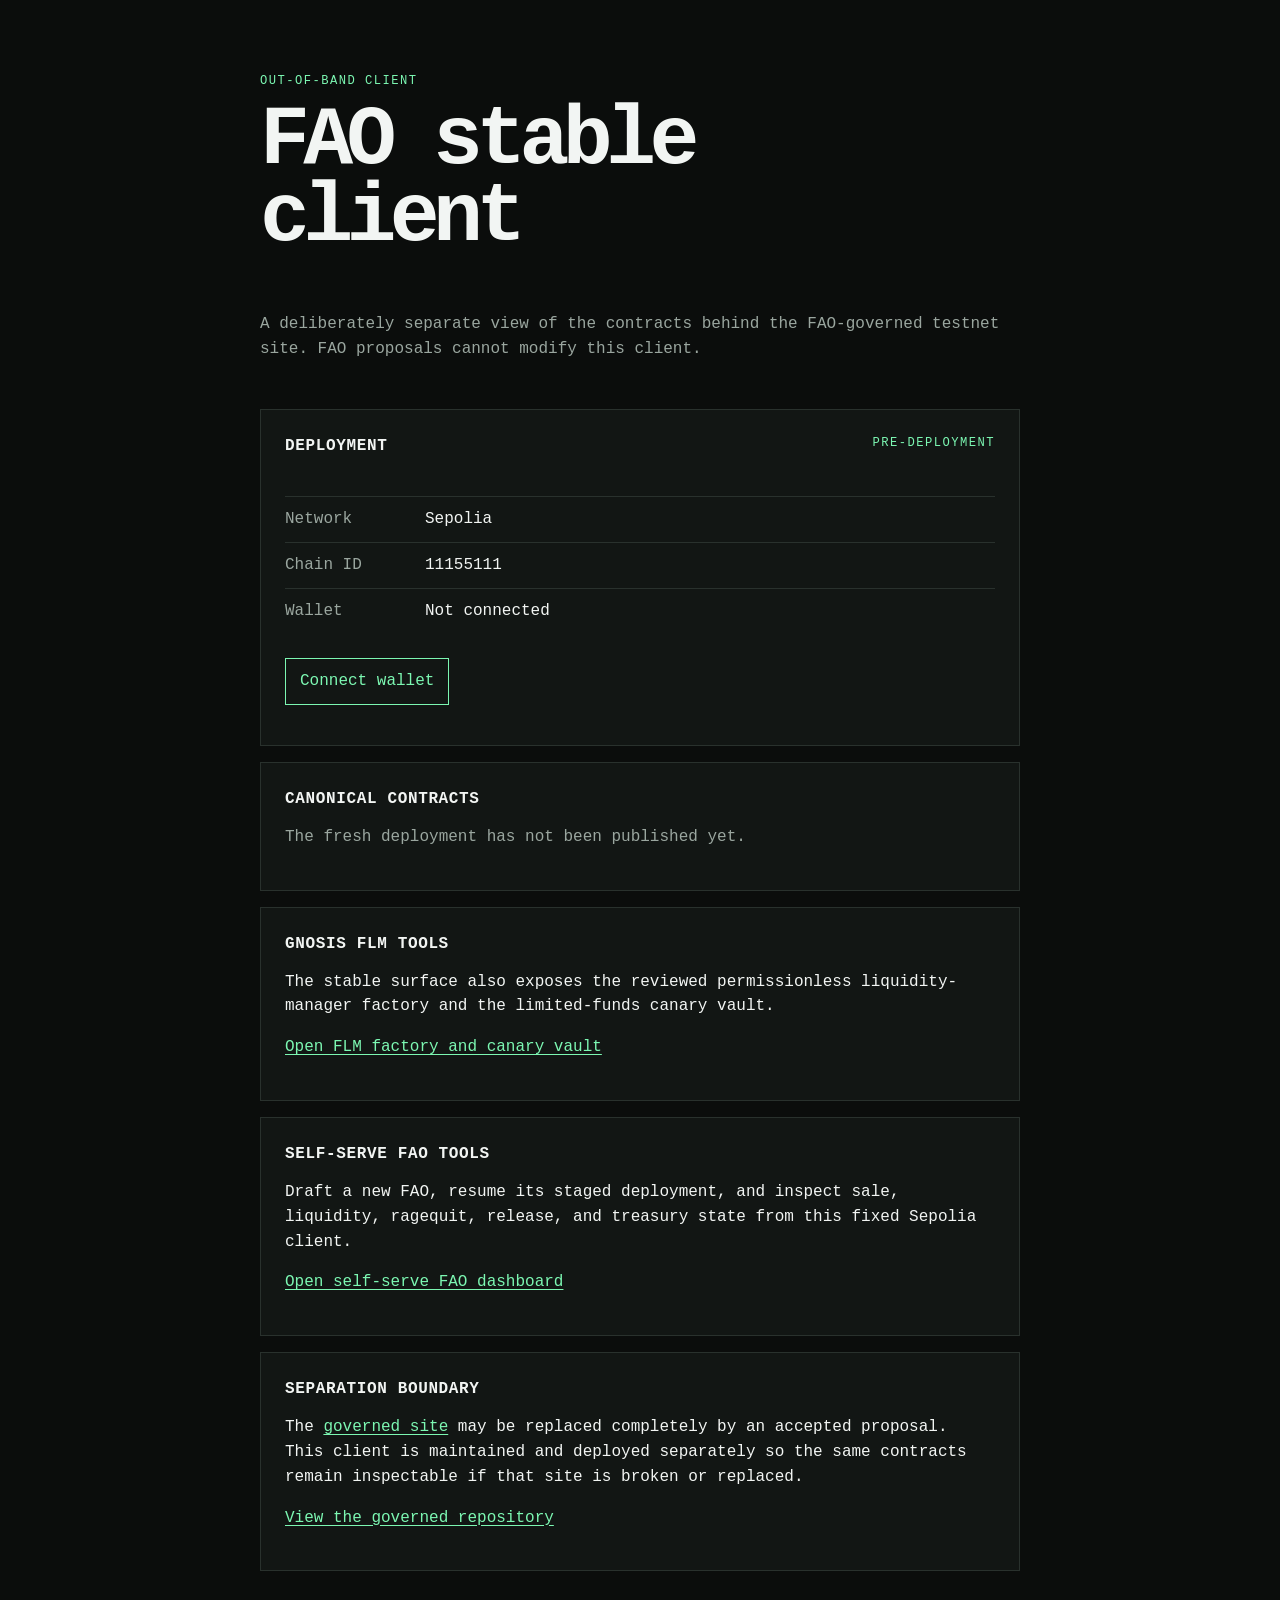
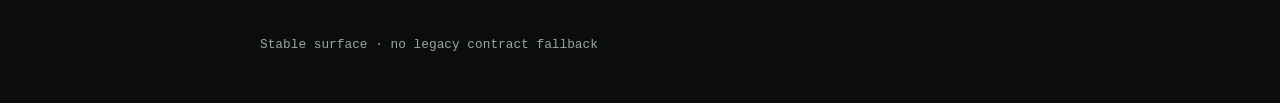
<file: index.html>
<!doctype html>
<html lang="en">
  <head>
    <meta charset="utf-8">
    <meta name="viewport" content="width=device-width, initial-scale=1">
    <meta name="description" content="Stable out-of-band inspector for the FAO testnet deployment.">
    <title>FAO stable client</title>
    <link rel="stylesheet" href="/styles.css">
    <script src="/app.js" type="module"></script>
  </head>
  <body>
    <main>
      <header>
        <p class="eyebrow">Out-of-band client</p>
        <h1>FAO stable client</h1>
        <p class="lede">
          A deliberately separate view of the contracts behind the FAO-governed testnet site.
          FAO proposals cannot modify this client.
        </p>
      </header>

      <section aria-labelledby="deployment-heading">
        <div class="section-heading">
          <h2 id="deployment-heading">Deployment</h2>
          <span id="deployment-status" class="status">Loading</span>
        </div>
        <dl id="network-details">
          <div><dt>Network</dt><dd id="network">—</dd></div>
          <div><dt>Chain ID</dt><dd id="chain-id">—</dd></div>
          <div><dt>Wallet</dt><dd id="wallet-state">Not connected</dd></div>
        </dl>
        <button id="connect" type="button">Connect wallet</button>
        <p id="wallet-message" class="message" role="status" aria-live="polite"></p>
      </section>

      <section aria-labelledby="contracts-heading">
        <h2 id="contracts-heading">Canonical contracts</h2>
        <p id="contracts-empty" class="message">The fresh deployment has not been published yet.</p>
        <ul id="contracts" class="contracts" hidden></ul>
      </section>

      <section aria-labelledby="flm-heading">
        <h2 id="flm-heading">Gnosis FLM tools</h2>
        <p>
          The stable surface also exposes the reviewed permissionless liquidity-manager factory
          and the limited-funds canary vault.
        </p>
        <p><a href="/flm.html">Open FLM factory and canary vault</a></p>
      </section>

      <section aria-labelledby="fao-heading">
        <h2 id="fao-heading">Self-serve FAO tools</h2>
        <p>
          Draft a new FAO, resume its staged deployment, and inspect sale, liquidity, ragequit,
          release, and treasury state from this fixed Sepolia client.
        </p>
        <p><a href="/fao.html">Open self-serve FAO dashboard</a></p>
      </section>

      <section aria-labelledby="separation-heading">
        <h2 id="separation-heading">Separation boundary</h2>
        <p>
          The <a id="governed-site" href="https://testnet.futarchy.ai">governed site</a> may be
          replaced completely by an accepted proposal. This client is maintained and deployed
          separately so the same contracts remain inspectable if that site is broken or replaced.
        </p>
        <p><a id="governed-repository" href="https://github.com/futarchy-fi/fao-governed-site">View the governed repository</a></p>
      </section>
    </main>
    <footer>Stable surface · no legacy contract fallback</footer>
  </body>
</html>
</file>
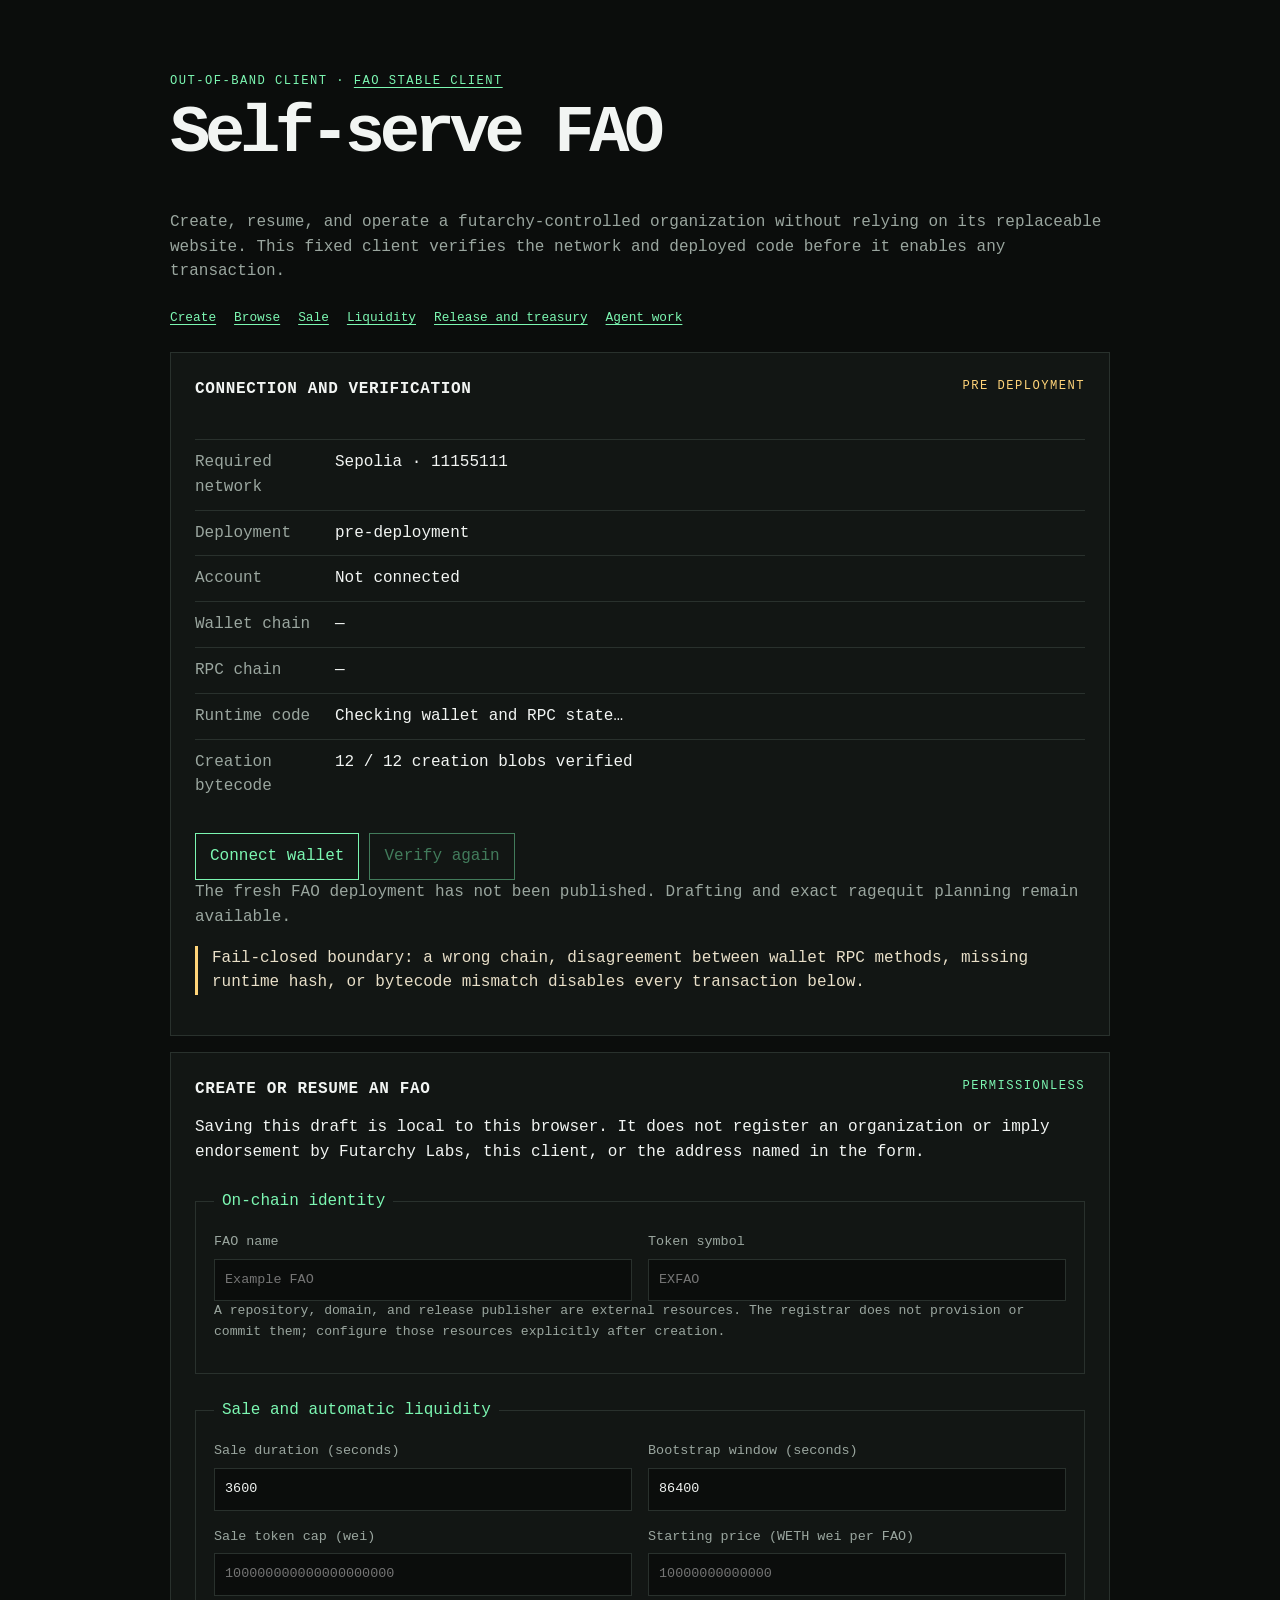
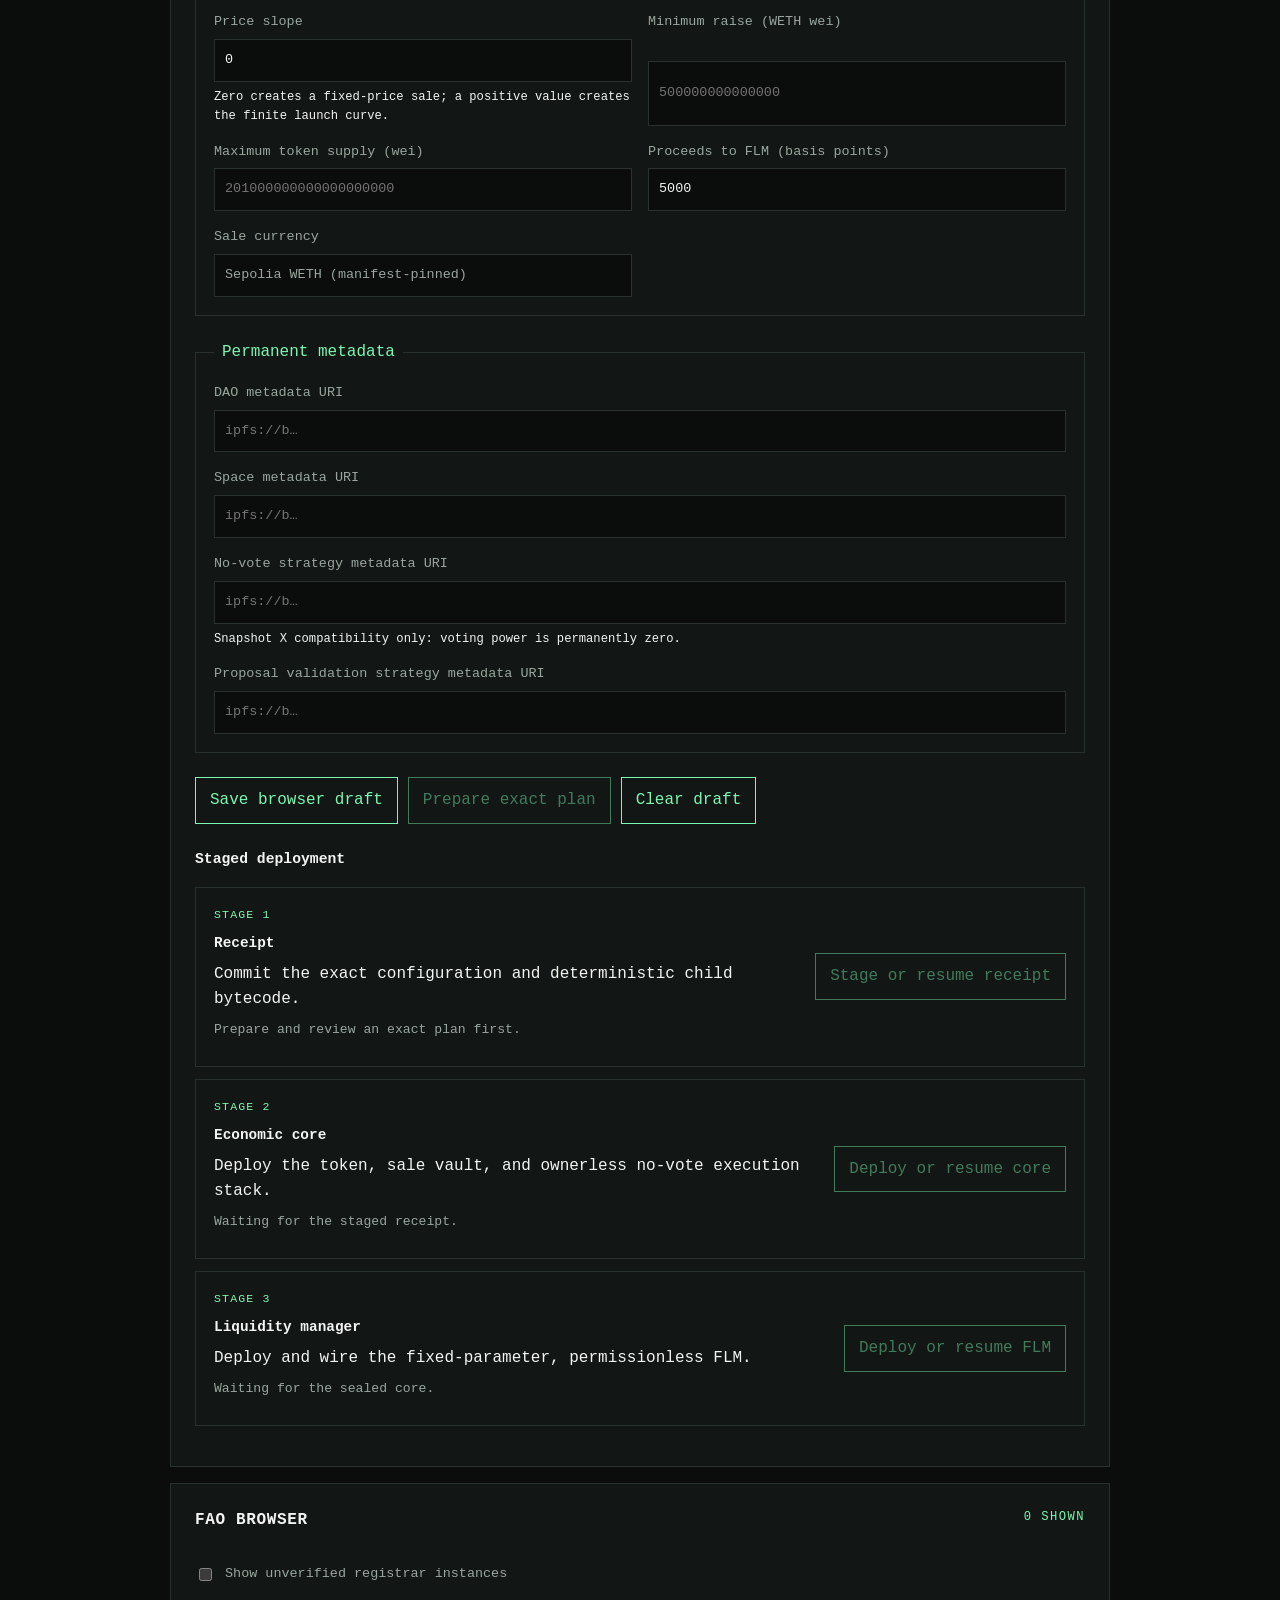
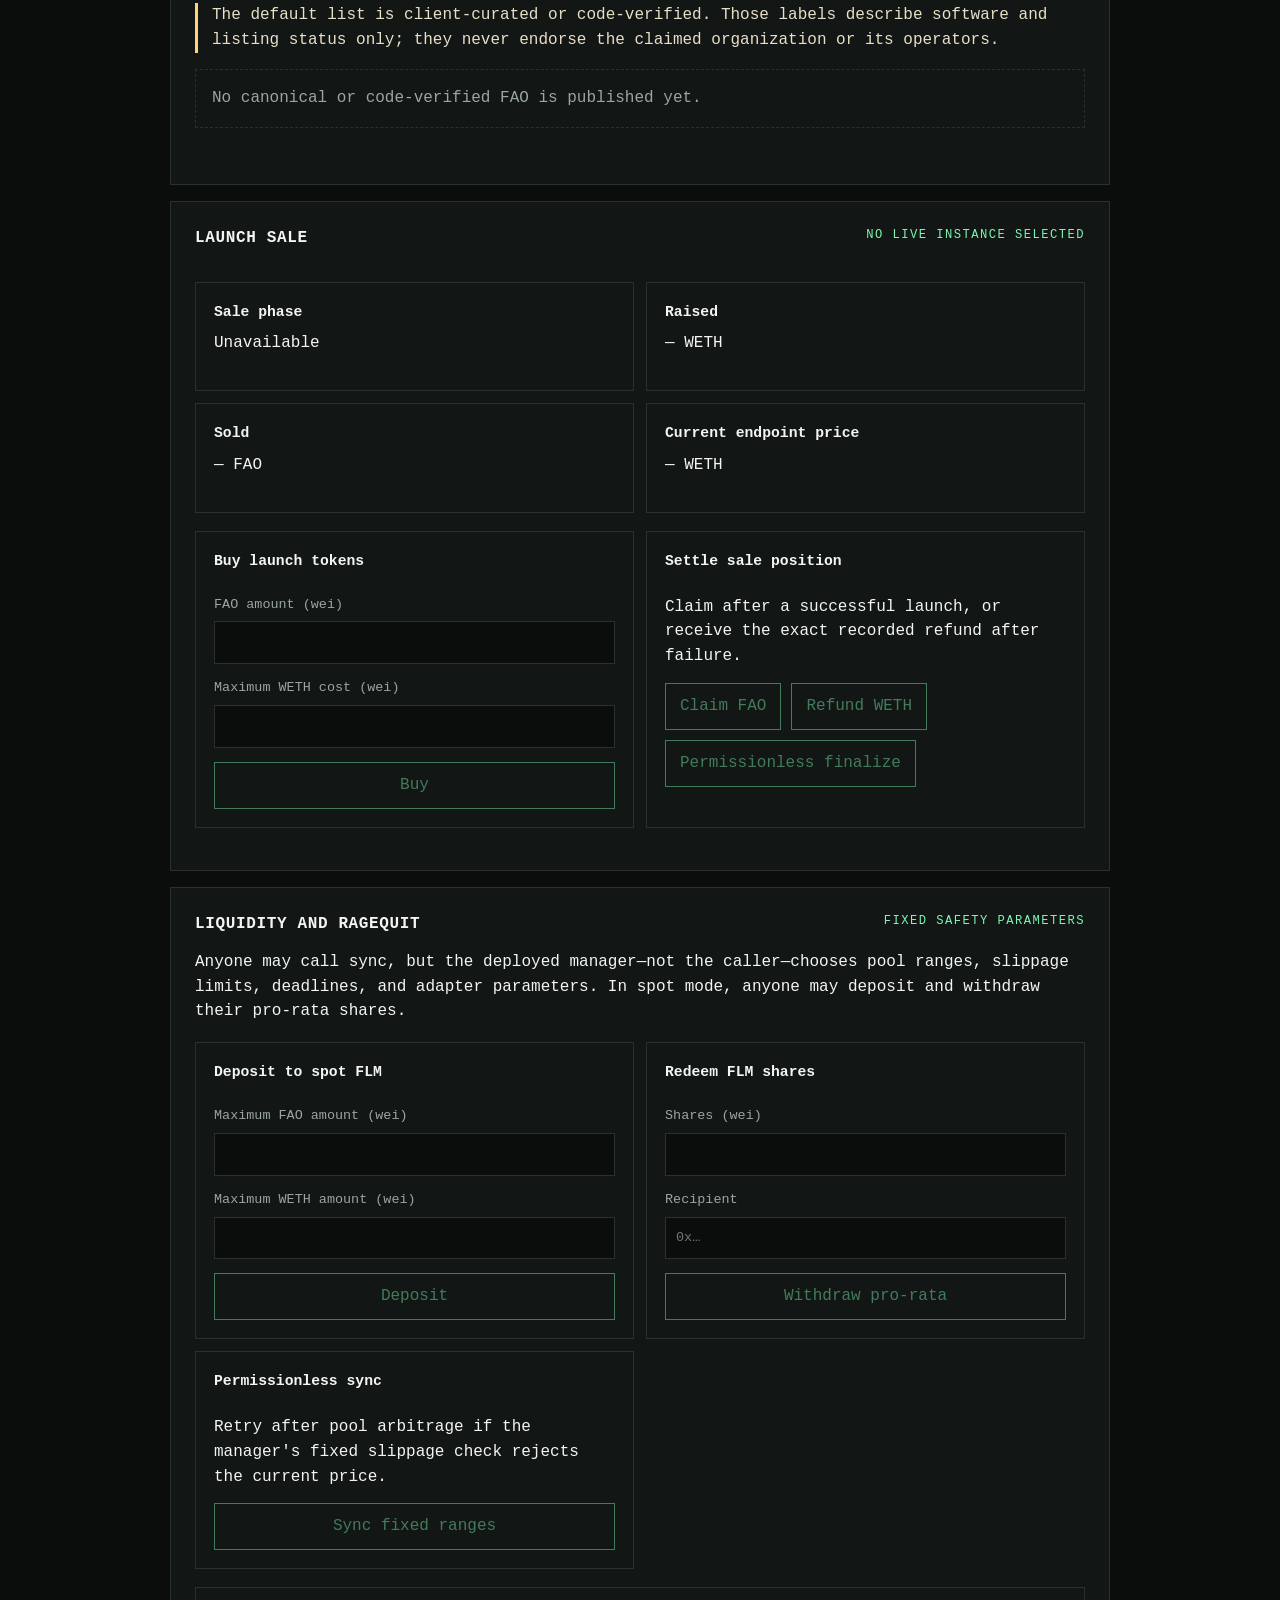
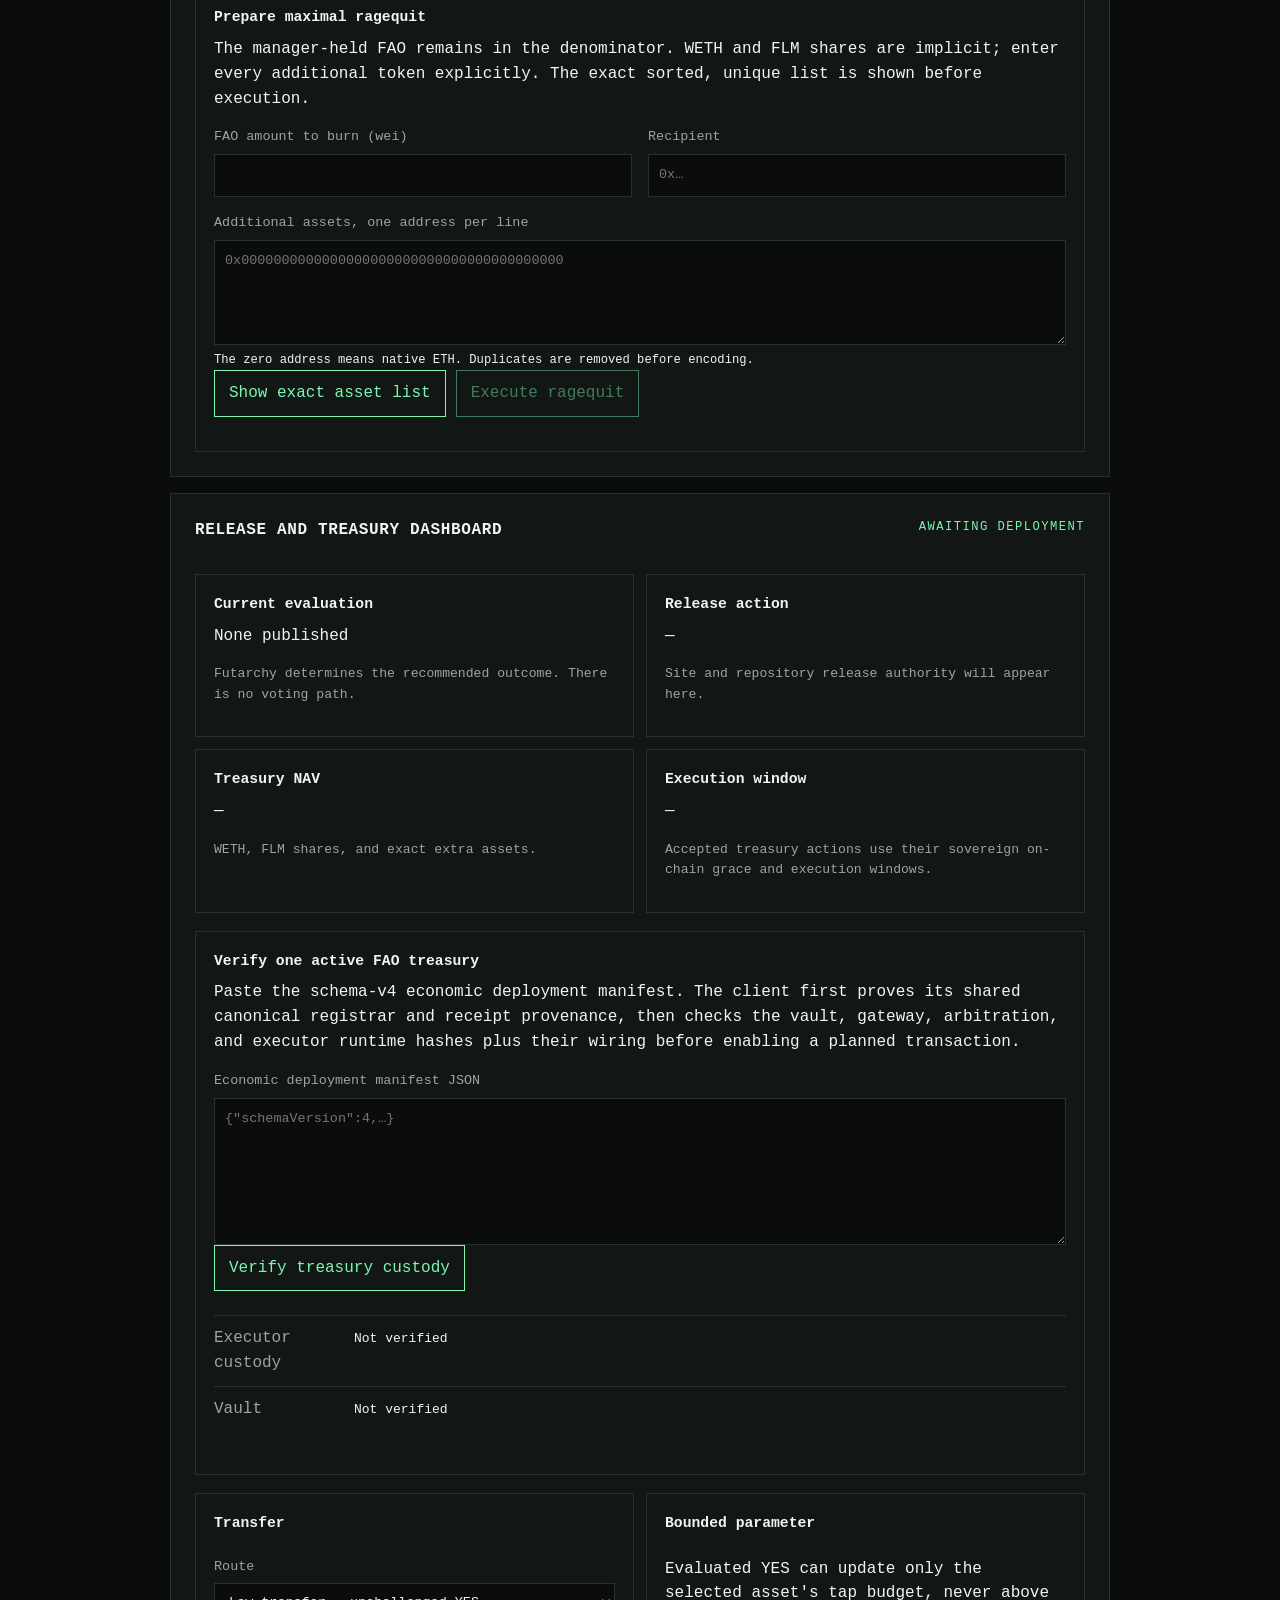
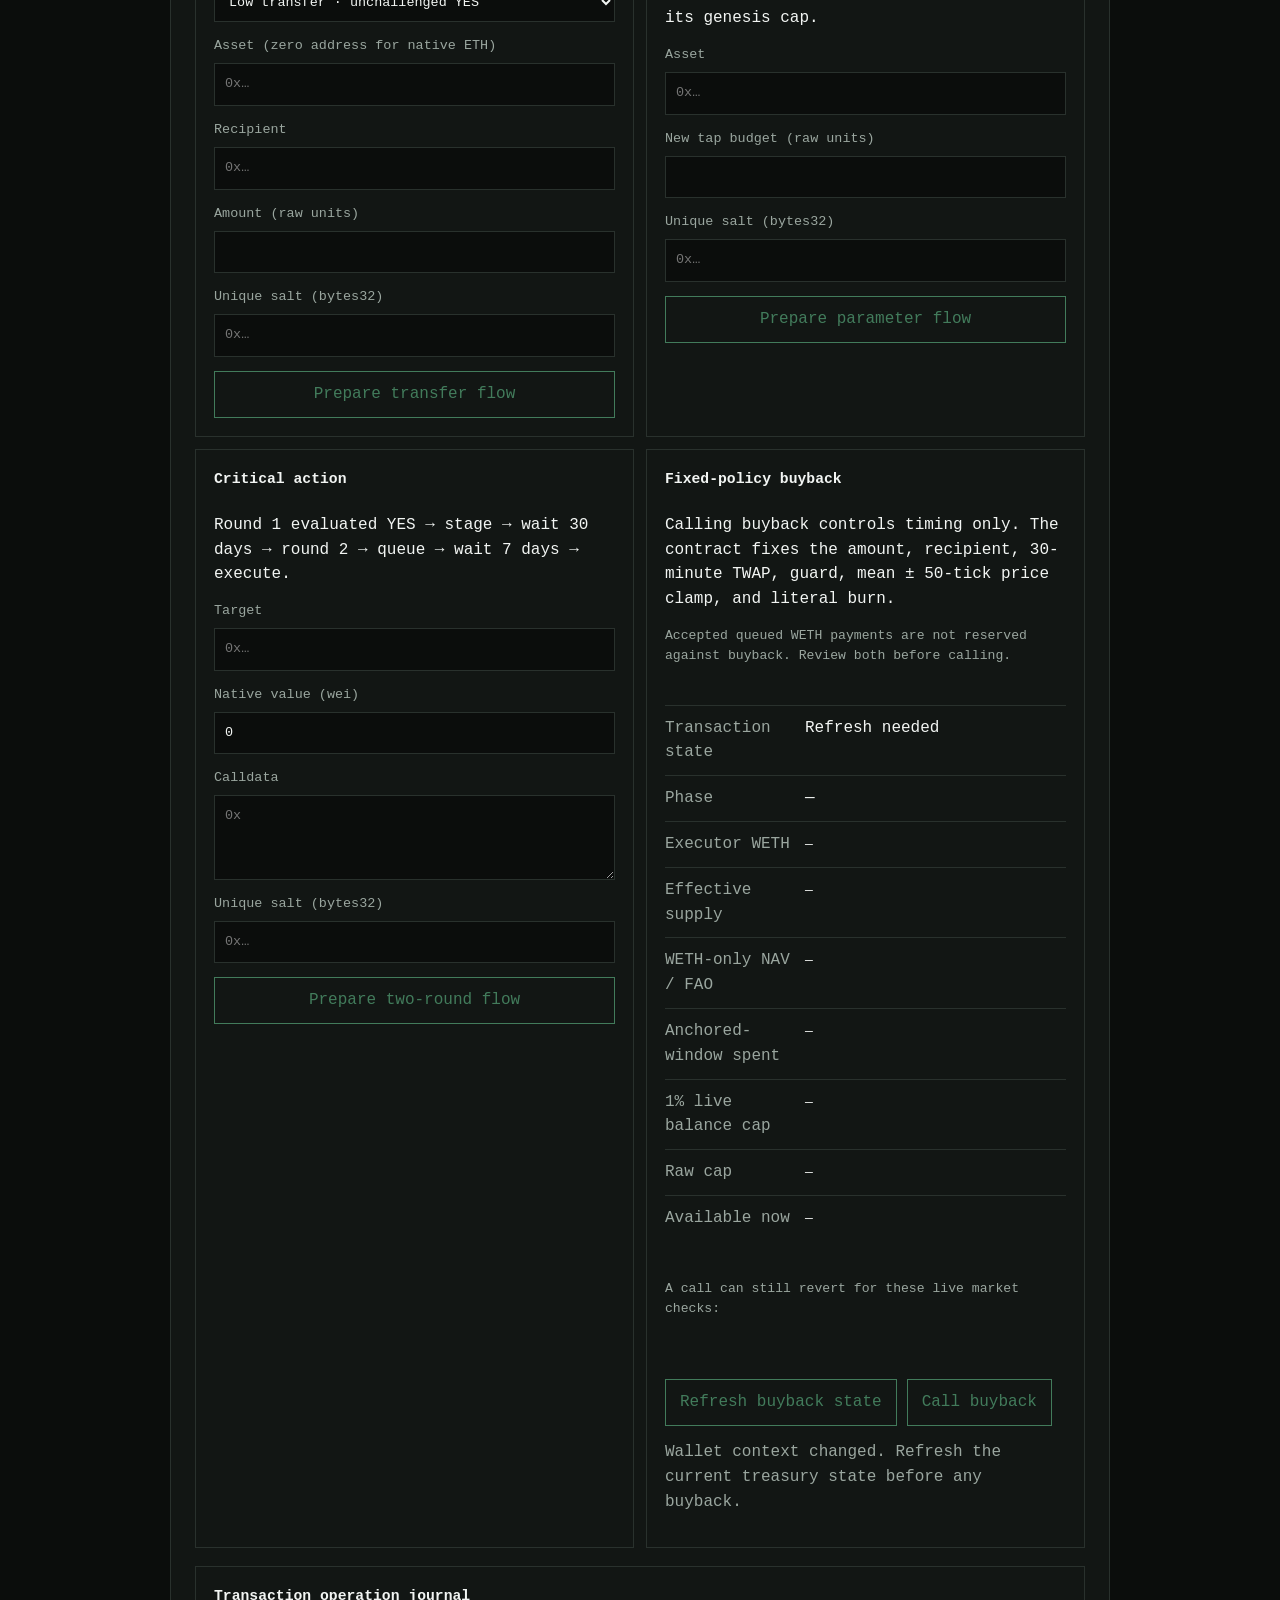
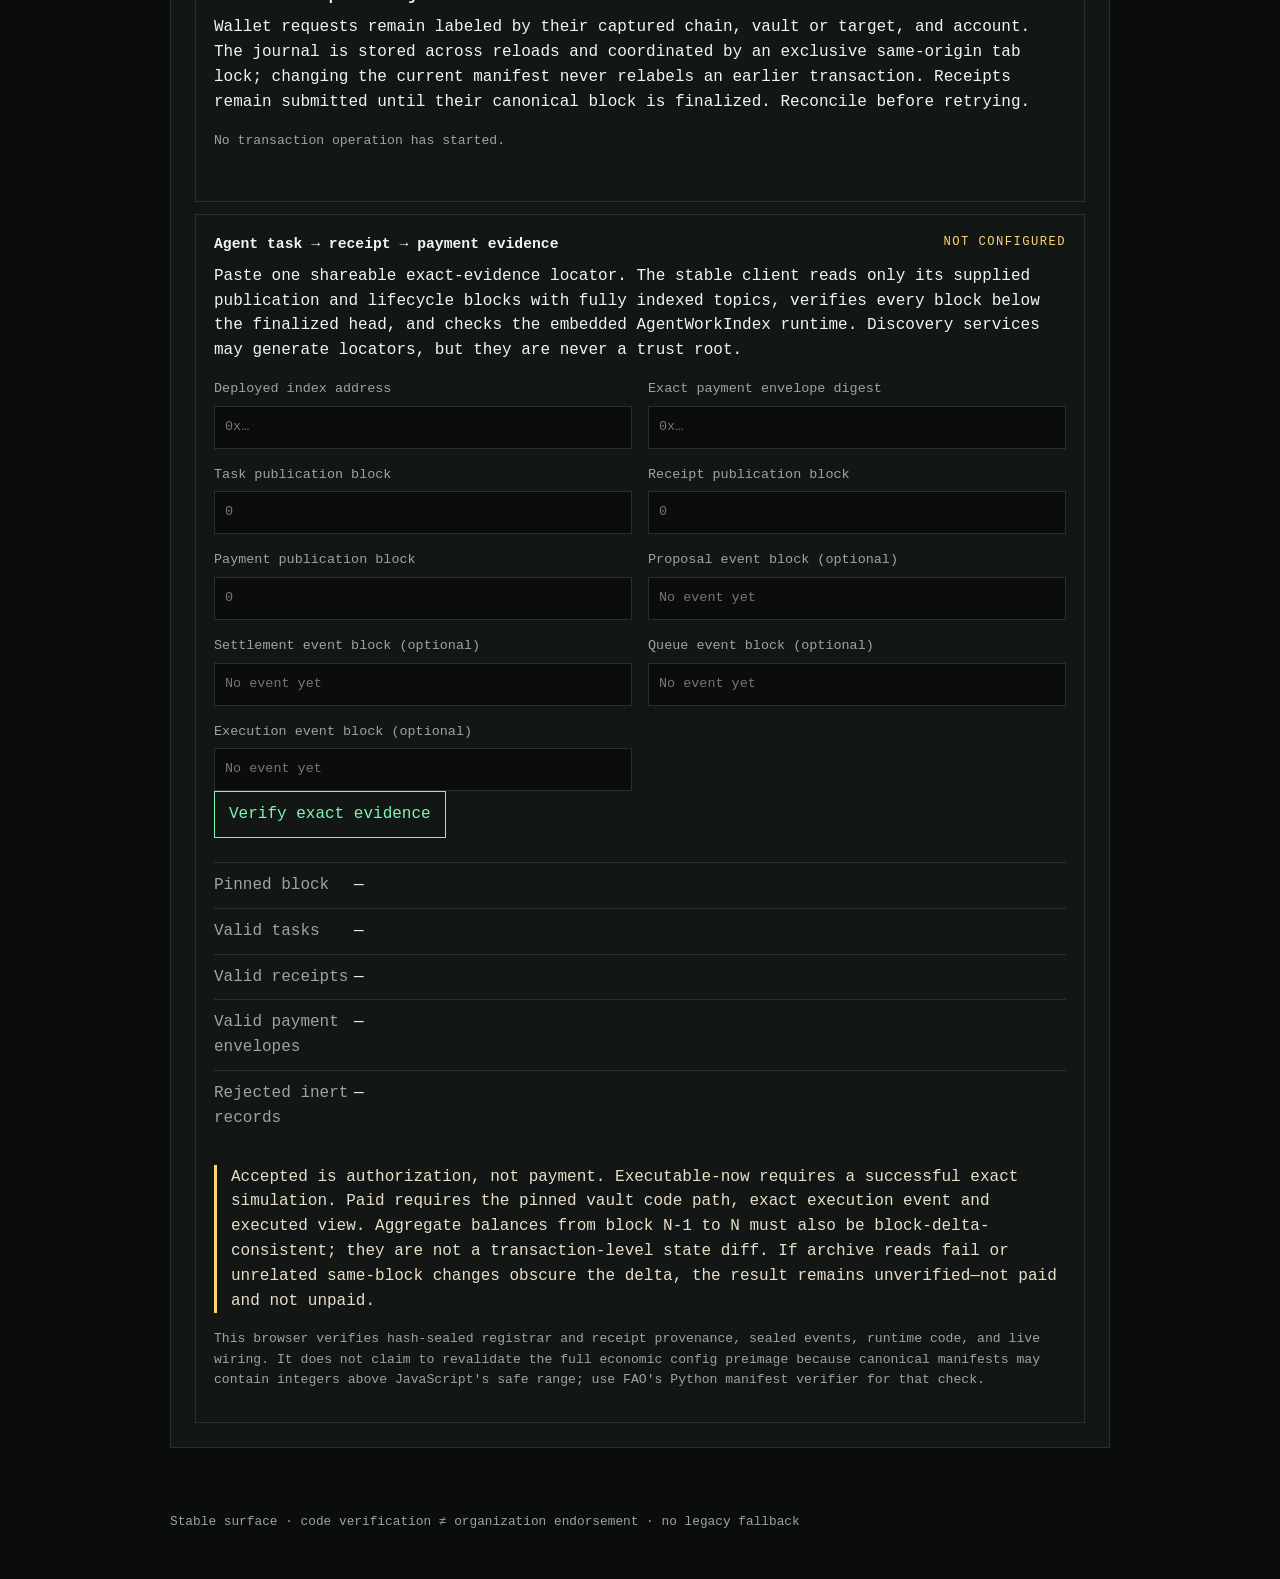
<file: fao.html>
<!doctype html>
<html lang="en">
  <head>
    <meta charset="utf-8">
    <meta name="viewport" content="width=device-width, initial-scale=1">
    <meta name="description" content="Fixed self-serve client for creating and operating Sepolia FAOs.">
    <title>Self-serve FAO · FAO stable client</title>
    <link rel="stylesheet" href="/styles.css">
    <script type="module" src="/fao-ui.js"></script>
  </head>
  <body>
    <main class="wide">
      <header class="compact-header">
        <p class="eyebrow">Out-of-band client · <a href="/">FAO stable client</a></p>
        <h1>Self-serve FAO</h1>
        <p class="lede">
          Create, resume, and operate a futarchy-controlled organization without relying on its
          replaceable website. This fixed client verifies the network and deployed code before it
          enables any transaction.
        </p>
        <nav class="page-nav" aria-label="FAO dashboard sections">
          <a href="#create">Create</a>
          <a href="#instances">Browse</a>
          <a href="#sale">Sale</a>
          <a href="#liquidity">Liquidity</a>
          <a href="#governance">Release and treasury</a>
          <a href="#agent-work">Agent work</a>
        </nav>
      </header>

      <section aria-labelledby="connection-heading">
        <div class="section-heading">
          <h2 id="connection-heading">Connection and verification</h2>
          <span id="connection-badge" class="status">Loading manifest</span>
        </div>
        <dl>
          <div><dt>Required network</dt><dd>Sepolia · 11155111</dd></div>
          <div><dt>Deployment</dt><dd id="deployment-state">Loading</dd></div>
          <div><dt>Account</dt><dd id="wallet-account">Not connected</dd></div>
          <div><dt>Wallet chain</dt><dd id="wallet-chain">—</dd></div>
          <div><dt>RPC chain</dt><dd id="rpc-chain">—</dd></div>
          <div><dt>Runtime code</dt><dd id="code-state">Not checked</dd></div>
          <div><dt>Creation bytecode</dt><dd id="creation-code-state">Loading</dd></div>
        </dl>
        <div class="actions">
          <button id="connect" type="button">Connect wallet</button>
          <button id="refresh" type="button" disabled>Verify again</button>
        </div>
        <p id="connection-message" class="message" role="status" aria-live="polite">
          On-chain actions remain unavailable until the deployment manifest is published.
        </p>
        <p class="notice">
          Fail-closed boundary: a wrong chain, disagreement between wallet RPC methods, missing
          runtime hash, or bytecode mismatch disables every transaction below.
        </p>
      </section>

      <section id="create" aria-labelledby="create-heading">
        <div class="section-heading">
          <h2 id="create-heading">Create or resume an FAO</h2>
          <span class="status">Permissionless</span>
        </div>
        <p>
          Saving this draft is local to this browser. It does not register an organization or
          imply endorsement by Futarchy Labs, this client, or the address named in the form.
        </p>
        <form id="create-form">
          <fieldset>
            <legend>On-chain identity</legend>
            <div class="form-grid">
              <label>FAO name
                <input name="tokenName" autocomplete="organization" required maxlength="80" placeholder="Example FAO">
              </label>
              <label>Token symbol
                <input name="tokenSymbol" autocomplete="off" required maxlength="16" placeholder="EXFAO">
              </label>
            </div>
            <p class="details">
              A repository, domain, and release publisher are external resources. The registrar
              does not provision or commit them; configure those resources explicitly after creation.
            </p>
          </fieldset>

          <fieldset>
            <legend>Sale and automatic liquidity</legend>
            <div class="form-grid">
              <label>Sale duration (seconds)
                <input name="saleDuration" type="number" min="1" step="1" required value="3600">
              </label>
              <label>Bootstrap window (seconds)
                <input name="bootstrapDuration" type="number" min="1" step="1" required value="86400">
              </label>
              <label>Sale token cap (wei)
                <input name="saleCap" inputmode="numeric" pattern="[0-9]+" required placeholder="100000000000000000000">
              </label>
              <label>Starting price (WETH wei per FAO)
                <input name="initialPrice" inputmode="numeric" pattern="[0-9]+" required placeholder="10000000000000">
              </label>
              <label>Price slope
                <input name="slope" inputmode="numeric" pattern="[0-9]+" required value="0">
                <span>Zero creates a fixed-price sale; a positive value creates the finite launch curve.</span>
              </label>
              <label>Minimum raise (WETH wei)
                <input name="minimumRaise" inputmode="numeric" pattern="[0-9]+" required placeholder="500000000000000">
              </label>
              <label>Maximum token supply (wei)
                <input name="tokenMaxSupply" inputmode="numeric" pattern="[0-9]+" required placeholder="201000000000000000000">
              </label>
              <label>Proceeds to FLM (basis points)
                <input name="bootstrapBps" type="number" min="1" max="10000" step="1" required value="5000">
              </label>
              <label>Sale currency
                <input value="Sepolia WETH (manifest-pinned)" readonly aria-readonly="true">
              </label>
            </div>
          </fieldset>

          <fieldset>
            <legend>Permanent metadata</legend>
            <div class="form-grid">
              <label class="full">DAO metadata URI
                <input name="daoURI" required pattern="ipfs://b[a-z2-7]{58}" placeholder="ipfs://b…">
              </label>
              <label class="full">Space metadata URI
                <input name="metadataURI" required pattern="ipfs://b[a-z2-7]{58}" placeholder="ipfs://b…">
              </label>
              <label class="full">No-vote strategy metadata URI
                <input name="votingStrategyMetadataURI" required pattern="ipfs://b[a-z2-7]{58}" placeholder="ipfs://b…">
                <span>Snapshot X compatibility only: voting power is permanently zero.</span>
              </label>
              <label class="full">Proposal validation strategy metadata URI
                <input name="proposalValidationStrategyMetadataURI" required pattern="ipfs://b[a-z2-7]{58}" placeholder="ipfs://b…">
              </label>
            </div>
          </fieldset>

          <div class="actions">
            <button type="submit">Save browser draft</button>
            <button id="prepare-plan" type="button">Prepare exact plan</button>
            <button id="clear-draft" type="button">Clear draft</button>
          </div>
          <p id="draft-status" class="message" role="status" aria-live="polite"></p>
        </form>

        <div id="creation-plan" class="exact-assets" hidden>
          <h3>Exact deployment commitment</h3>
          <p>Review these values before the first wallet prompt. The saved plan is reused by every resumable stage.</p>
          <dl>
            <div><dt>Predicted receipt</dt><dd><code id="plan-receipt"></code></dd></div>
            <div><dt>Core configuration hash</dt><dd><code id="plan-core-hash"></code></dd></div>
            <div><dt>FLM configuration hash</dt><dd><code id="plan-flm-hash"></code></dd></div>
          </dl>
        </div>

        <h3>Staged deployment</h3>
        <ol class="stage-list" aria-label="FAO deployment stages">
          <li class="stage-card">
            <div>
              <p class="stage-number">Stage 1</p>
              <h4>Receipt</h4>
              <p>Commit the exact configuration and deterministic child bytecode.</p>
              <p class="details" id="receipt-detail">No staged receipt found.</p>
            </div>
            <button type="button" data-write data-stage="receipt" disabled>Stage or resume receipt</button>
          </li>
          <li class="stage-card">
            <div>
              <p class="stage-number">Stage 2</p>
              <h4>Economic core</h4>
              <p>Deploy the token, sale vault, and ownerless no-vote execution stack.</p>
              <p class="details" id="core-detail">Waiting for a verified receipt.</p>
            </div>
            <button type="button" data-write data-stage="core" disabled>Deploy or resume core</button>
          </li>
          <li class="stage-card">
            <div>
              <p class="stage-number">Stage 3</p>
              <h4>Liquidity manager</h4>
              <p>Deploy and wire the fixed-parameter, permissionless FLM.</p>
              <p class="details" id="flm-detail">Waiting for a verified core.</p>
            </div>
            <button type="button" data-write data-stage="flm" disabled>Deploy or resume FLM</button>
          </li>
        </ol>
        <p id="stage-status" class="message" role="status" aria-live="polite"></p>
      </section>

      <section id="instances" aria-labelledby="instances-heading">
        <div class="section-heading">
          <h2 id="instances-heading">FAO browser</h2>
          <span id="instance-count" class="status">0 shown</span>
        </div>
        <label class="inline filter-toggle">
          <input id="show-unverified" type="checkbox">
          Show unverified registrar instances
        </label>
        <p class="notice">
          The default list is client-curated or code-verified. Those labels describe software and
          listing status only; they never endorse the claimed organization or its operators.
        </p>
        <p id="instances-empty" class="empty-state">No canonical or code-verified FAO is published yet.</p>
        <ul id="instances-list" class="instance-list" hidden></ul>
      </section>

      <section id="sale" aria-labelledby="sale-heading">
        <div class="section-heading">
          <h2 id="sale-heading">Launch sale</h2>
          <span class="status">No live instance selected</span>
        </div>
        <div class="dashboard-grid">
          <article class="metric-card"><h3>Sale phase</h3><p id="sale-phase">Unavailable</p></article>
          <article class="metric-card"><h3>Raised</h3><p id="sale-raised">— WETH</p></article>
          <article class="metric-card"><h3>Sold</h3><p id="sale-sold">— FAO</p></article>
          <article class="metric-card"><h3>Current endpoint price</h3><p id="sale-price">— WETH</p></article>
        </div>
        <div class="action-grid">
          <form id="buy-form" class="action-card">
            <h3>Buy launch tokens</h3>
            <label>FAO amount (wei)
              <input name="amount" inputmode="numeric" pattern="[0-9]+" required>
            </label>
            <label>Maximum WETH cost (wei)
              <input name="maximumCost" inputmode="numeric" pattern="[0-9]+" required>
            </label>
            <button type="submit" data-write disabled>Buy</button>
          </form>
          <div class="action-card">
            <h3>Settle sale position</h3>
            <p>Claim after a successful launch, or receive the exact recorded refund after failure.</p>
            <div class="actions">
              <button type="button" data-write data-action="claim" disabled>Claim FAO</button>
              <button type="button" data-write data-action="refund" disabled>Refund WETH</button>
              <button type="button" data-write data-action="finalize" disabled>Permissionless finalize</button>
            </div>
          </div>
        </div>
        <p id="sale-status" class="message" role="status" aria-live="polite"></p>
      </section>

      <section id="liquidity" aria-labelledby="liquidity-heading">
        <div class="section-heading">
          <h2 id="liquidity-heading">Liquidity and ragequit</h2>
          <span class="status">Fixed safety parameters</span>
        </div>
        <p>
          Anyone may call sync, but the deployed manager—not the caller—chooses pool ranges,
          slippage limits, deadlines, and adapter parameters. In spot mode, anyone may deposit and
          withdraw their pro-rata shares.
        </p>
        <div class="action-grid">
          <form id="deposit-form" class="action-card">
            <h3>Deposit to spot FLM</h3>
            <label>Maximum FAO amount (wei)
              <input name="companyAmount" inputmode="numeric" pattern="[0-9]+" required>
            </label>
            <label>Maximum WETH amount (wei)
              <input name="collateralAmount" inputmode="numeric" pattern="[0-9]+" required>
            </label>
            <button type="submit" data-write disabled>Deposit</button>
          </form>
          <form id="redeem-form" class="action-card">
            <h3>Redeem FLM shares</h3>
            <label>Shares (wei)
              <input name="shares" inputmode="numeric" pattern="[0-9]+" required>
            </label>
            <label>Recipient
              <input name="recipient" autocomplete="off" required placeholder="0x…">
            </label>
            <button type="submit" data-write disabled>Withdraw pro-rata</button>
          </form>
          <div class="action-card">
            <h3>Permissionless sync</h3>
            <p>Retry after pool arbitrage if the manager's fixed slippage check rejects the current price.</p>
            <button type="button" data-write data-action="sync" disabled>Sync fixed ranges</button>
          </div>
        </div>

        <form id="ragequit-form" class="ragequit-card">
          <h3>Prepare maximal ragequit</h3>
          <p>
            The manager-held FAO remains in the denominator. WETH and FLM shares are implicit;
            enter every additional token explicitly. The exact sorted, unique list is shown before
            execution.
          </p>
          <div class="form-grid">
            <label>FAO amount to burn (wei)
              <input name="amount" inputmode="numeric" pattern="[0-9]+" required>
            </label>
            <label>Recipient
              <input name="recipient" autocomplete="off" required placeholder="0x…">
            </label>
            <label class="full">Additional assets, one address per line
              <textarea name="extras" rows="4" spellcheck="false" placeholder="0x0000000000000000000000000000000000000000"></textarea>
              <span>The zero address means native ETH. Duplicates are removed before encoding.</span>
            </label>
          </div>
          <div class="actions">
            <button type="submit">Show exact asset list</button>
            <button id="execute-ragequit" type="button" data-write disabled>Execute ragequit</button>
          </div>
          <div id="ragequit-plan" class="exact-assets" hidden>
            <h4>Exact additional assets</h4>
            <p id="ragequit-empty" class="empty-state">No additional assets. WETH and FLM shares remain implicit.</p>
            <ol id="ragequit-assets"></ol>
            <details class="details">
              <summary>Exact transaction calldata</summary>
              <code id="ragequit-calldata"></code>
            </details>
          </div>
          <p id="liquidity-status" class="message" role="status" aria-live="polite"></p>
        </form>
      </section>

      <section id="governance" aria-labelledby="governance-heading">
        <div class="section-heading">
          <h2 id="governance-heading">Release and treasury dashboard</h2>
          <span class="status">Awaiting deployment</span>
        </div>
        <div class="dashboard-grid">
          <article class="metric-card">
            <h3>Current evaluation</h3>
            <p>None published</p>
            <p class="details">Futarchy determines the recommended outcome. There is no voting path.</p>
          </article>
          <article class="metric-card">
            <h3>Release action</h3>
            <p>—</p>
            <p class="details">Site and repository release authority will appear here.</p>
          </article>
          <article class="metric-card">
            <h3>Treasury NAV</h3>
            <p>—</p>
            <p class="details">WETH, FLM shares, and exact extra assets.</p>
          </article>
          <article class="metric-card">
            <h3>Execution window</h3>
            <p>—</p>
            <p class="details">Accepted treasury actions use their sovereign on-chain grace and execution windows.</p>
          </article>
        </div>

        <form id="treasury-manifest-form" class="ragequit-card">
          <h3>Verify one active FAO treasury</h3>
          <p>
            Paste the schema-v4 economic deployment manifest. The client first proves its shared
            canonical registrar and receipt provenance, then checks the vault, gateway, arbitration,
            and executor runtime hashes plus their wiring before enabling a planned transaction.
          </p>
          <label class="full">Economic deployment manifest JSON
            <textarea name="manifest" rows="6" spellcheck="false" required placeholder="{&quot;schemaVersion&quot;:4,…}"></textarea>
          </label>
          <button type="submit">Verify treasury custody</button>
          <dl>
            <div><dt>Executor custody</dt><dd><code id="treasury-executor">Not verified</code></dd></div>
            <div><dt>Vault</dt><dd><code id="treasury-vault">Not verified</code></dd></div>
          </dl>
          <p id="treasury-status" class="message" role="status" aria-live="polite"></p>
        </form>

        <div class="action-grid">
          <form id="treasury-transfer-form" class="action-card">
            <h3>Transfer</h3>
            <label>Route
              <select name="route">
                <option value="timeout">Low transfer · unchallenged YES</option>
                <option value="evaluated">Evaluated YES</option>
              </select>
            </label>
            <label>Asset (zero address for native ETH)
              <input name="asset" autocomplete="off" required placeholder="0x…">
            </label>
            <label>Recipient
              <input name="recipient" autocomplete="off" required placeholder="0x…">
            </label>
            <label>Amount (raw units)
              <input name="amount" inputmode="numeric" pattern="[0-9]+" required>
            </label>
            <label>Unique salt (bytes32)
              <input name="salt" autocomplete="off" required placeholder="0x…">
            </label>
            <button type="submit">Prepare transfer flow</button>
          </form>

          <form id="treasury-param-form" class="action-card">
            <h3>Bounded parameter</h3>
            <p>Evaluated YES can update only the selected asset's tap budget, never above its genesis cap.</p>
            <label>Asset
              <input name="asset" autocomplete="off" required placeholder="0x…">
            </label>
            <label>New tap budget (raw units)
              <input name="value" inputmode="numeric" pattern="[0-9]+" required>
            </label>
            <label>Unique salt (bytes32)
              <input name="salt" autocomplete="off" required placeholder="0x…">
            </label>
            <button type="submit">Prepare parameter flow</button>
          </form>

          <form id="treasury-critical-form" class="action-card">
            <h3>Critical action</h3>
            <p>Round 1 evaluated YES → stage → wait 30 days → round 2 → queue → wait 7 days → execute.</p>
            <label>Target
              <input name="target" autocomplete="off" required placeholder="0x…">
            </label>
            <label>Native value (wei)
              <input name="value" inputmode="numeric" pattern="[0-9]+" required value="0">
            </label>
            <label>Calldata
              <textarea name="data" rows="3" spellcheck="false" required placeholder="0x"></textarea>
            </label>
            <label>Unique salt (bytes32)
              <input name="salt" autocomplete="off" required placeholder="0x…">
            </label>
            <button type="submit">Prepare two-round flow</button>
          </form>

          <article class="action-card" aria-labelledby="buyback-heading">
            <h3 id="buyback-heading">Fixed-policy buyback</h3>
            <p>
              Calling buyback controls timing only. The contract fixes the amount, recipient,
              30-minute TWAP, guard, mean ± 50-tick price clamp, and literal burn.
            </p>
            <p class="details">
              Accepted queued WETH payments are not reserved against buyback. Review both before
              calling.
            </p>
            <dl>
              <div><dt>Transaction state</dt><dd id="buyback-transaction-state">Refresh needed</dd></div>
              <div><dt>Phase</dt><dd id="buyback-phase">—</dd></div>
              <div><dt>Executor WETH</dt><dd><code id="buyback-weth">—</code></dd></div>
              <div><dt>Effective supply</dt><dd><code id="buyback-supply">—</code></dd></div>
              <div><dt>WETH-only NAV / FAO</dt><dd><code id="buyback-nav">—</code></dd></div>
              <div><dt>Anchored-window spent</dt><dd><code id="buyback-spent">—</code></dd></div>
              <div><dt>1% live balance cap</dt><dd><code id="buyback-percent-cap">—</code></dd></div>
              <div><dt>Raw cap</dt><dd><code id="buyback-raw-cap">—</code></dd></div>
              <div><dt>Available now</dt><dd><code id="buyback-available">—</code></dd></div>
            </dl>
            <p class="details">A call can still revert for these live market checks:</p>
            <ul id="buyback-checks"></ul>
            <div class="actions">
              <button id="refresh-buyback" type="button" disabled>Refresh buyback state</button>
              <button id="execute-buyback" type="button" disabled>Call buyback</button>
            </div>
            <p id="buyback-status" class="message" role="status" aria-live="polite"></p>
            <p id="buyback-latest" class="details"></p>
          </article>
        </div>

        <div id="treasury-plan" class="exact-assets" hidden>
          <h3>Exact treasury transaction flow</h3>
          <p id="treasury-acceptance"></p>
          <p>Assets stay in the verified executor; callers submit policy-bound actions to the gateway and vault.</p>
          <ol id="treasury-steps" class="stage-list"></ol>
        </div>

        <article class="ragequit-card" aria-labelledby="operation-journal-heading">
          <h3 id="operation-journal-heading">Transaction operation journal</h3>
          <p>
            Wallet requests remain labeled by their captured chain, vault or target, and account.
            The journal is stored across reloads and coordinated by an exclusive same-origin tab
            lock; changing the current manifest never relabels an earlier transaction. Receipts
            remain submitted until their canonical block is finalized. Reconcile before retrying.
          </p>
          <p id="operation-journal-empty" class="details">No transaction operation has started.</p>
          <ol id="operation-journal" class="stage-list" aria-live="polite"></ol>
        </article>

        <article id="agent-work" class="ragequit-card" aria-labelledby="agent-work-heading">
          <div class="section-heading">
            <h3 id="agent-work-heading">Agent task → receipt → payment evidence</h3>
            <span id="agent-work-verification" class="status unverified">Not configured</span>
          </div>
          <p>
            Paste one shareable exact-evidence locator. The stable client reads only its supplied
            publication and lifecycle blocks with fully indexed topics, verifies every block below
            the finalized head, and checks the embedded AgentWorkIndex runtime. Discovery services
            may generate locators, but they are never a trust root.
          </p>
          <form id="agent-work-form">
            <div class="form-grid">
              <label>Deployed index address
                <input name="address" autocomplete="off" required placeholder="0x…">
              </label>
              <label>Exact payment envelope digest
                <input name="paymentDigest" autocomplete="off" required placeholder="0x…">
              </label>
              <label>Task publication block
                <input name="taskBlock" inputmode="numeric" pattern="[0-9]+" required placeholder="0">
              </label>
              <label>Receipt publication block
                <input name="receiptBlock" inputmode="numeric" pattern="[0-9]+" required placeholder="0">
              </label>
              <label>Payment publication block
                <input name="paymentBlock" inputmode="numeric" pattern="[0-9]+" required placeholder="0">
              </label>
              <label>Proposal event block (optional)
                <input name="proposalBlock" inputmode="numeric" pattern="[0-9]+" placeholder="No event yet">
              </label>
              <label>Settlement event block (optional)
                <input name="settlementBlock" inputmode="numeric" pattern="[0-9]+" placeholder="No event yet">
              </label>
              <label>Queue event block (optional)
                <input name="queueBlock" inputmode="numeric" pattern="[0-9]+" placeholder="No event yet">
              </label>
              <label>Execution event block (optional)
                <input name="executionBlock" inputmode="numeric" pattern="[0-9]+" placeholder="No event yet">
              </label>
            </div>
            <button type="submit">Verify exact evidence</button>
          </form>
          <dl>
            <div><dt>Pinned block</dt><dd id="agent-work-block">—</dd></div>
            <div><dt>Valid tasks</dt><dd id="agent-work-task-count">—</dd></div>
            <div><dt>Valid receipts</dt><dd id="agent-work-receipt-count">—</dd></div>
            <div><dt>Valid payment envelopes</dt><dd id="agent-work-payment-count">—</dd></div>
            <div><dt>Rejected inert records</dt><dd id="agent-work-rejected-count">—</dd></div>
          </dl>
          <p id="agent-work-status" class="message" role="status" aria-live="polite"></p>
          <p class="notice">
            Accepted is authorization, not payment. Executable-now requires a successful exact
            simulation. Paid requires the pinned vault code path, exact execution event and executed
            view. Aggregate balances from block N-1 to N must also be block-delta-consistent; they
            are not a transaction-level state diff. If archive reads fail or unrelated same-block
            changes obscure the delta, the result remains unverified—not paid and not unpaid.
          </p>
          <p class="details">
            This browser verifies hash-sealed registrar and receipt provenance, sealed events,
            runtime code, and live wiring. It does not claim to revalidate the full economic config
            preimage because canonical manifests may contain integers above JavaScript's safe range;
            use FAO's Python manifest verifier for that check.
          </p>
          <div id="agent-work-results" hidden>
            <h4>Tasks and receipts</h4>
            <ul id="agent-work-tasks" class="stage-list"></ul>
            <h4>Payment lineages</h4>
            <ul id="agent-work-payments" class="stage-list"></ul>
            <details>
              <summary>Rejected inert records</summary>
              <ul id="agent-work-rejected"></ul>
            </details>
          </div>
        </article>
      </section>
    </main>
    <footer class="wide">Stable surface · code verification ≠ organization endorsement · no legacy fallback</footer>
  </body>
</html>
</file>
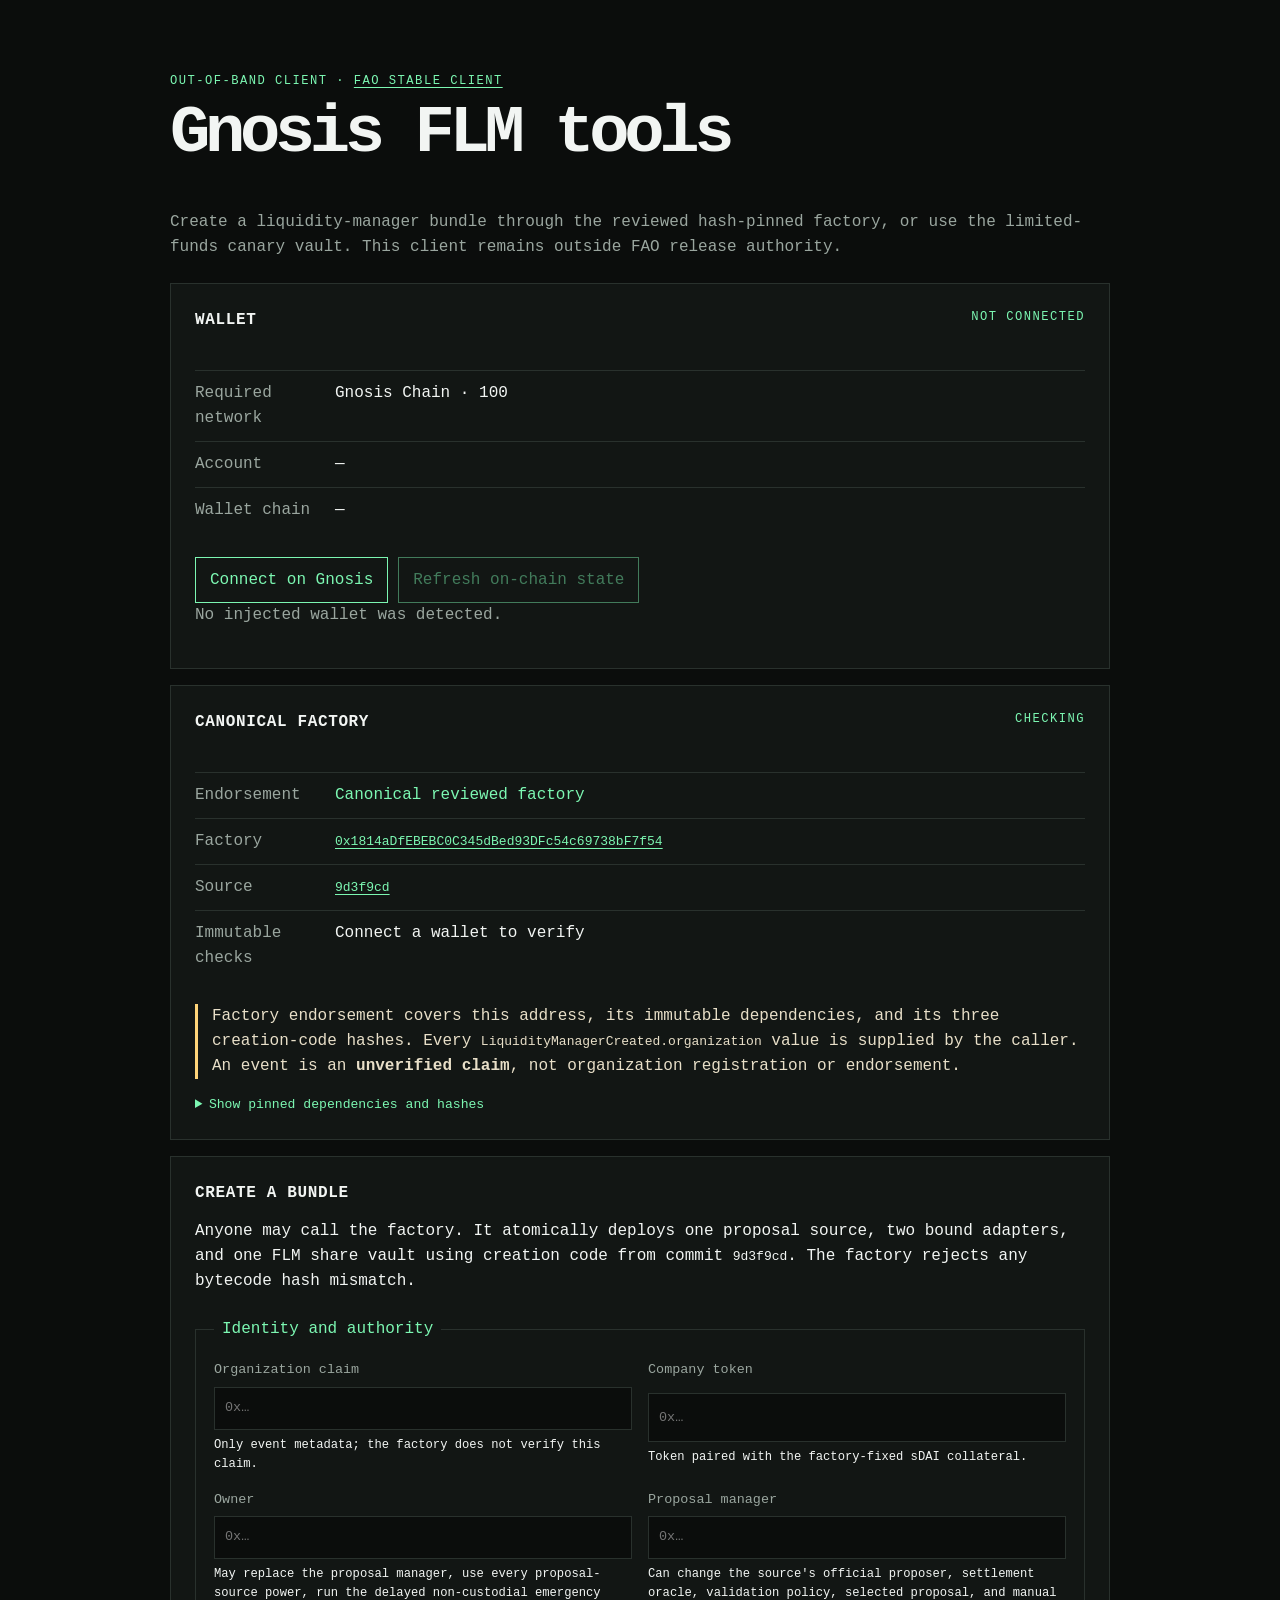
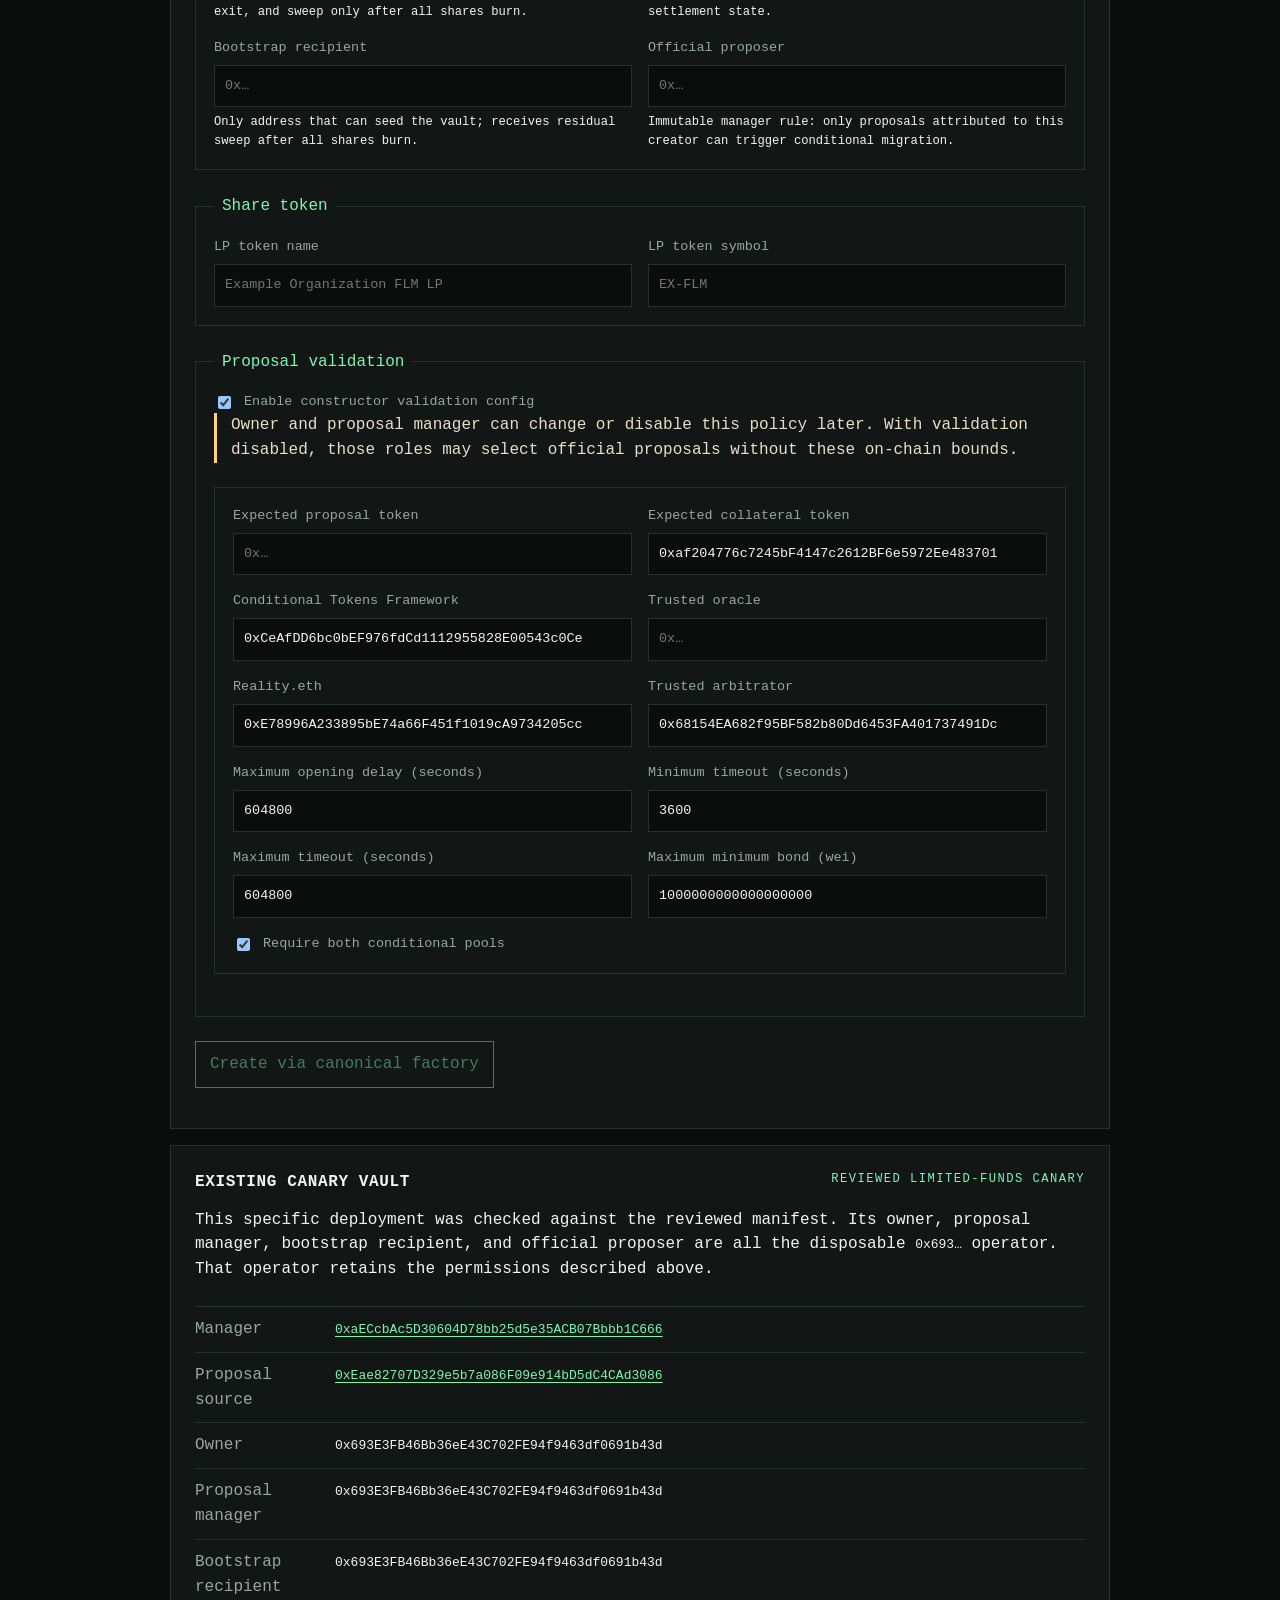
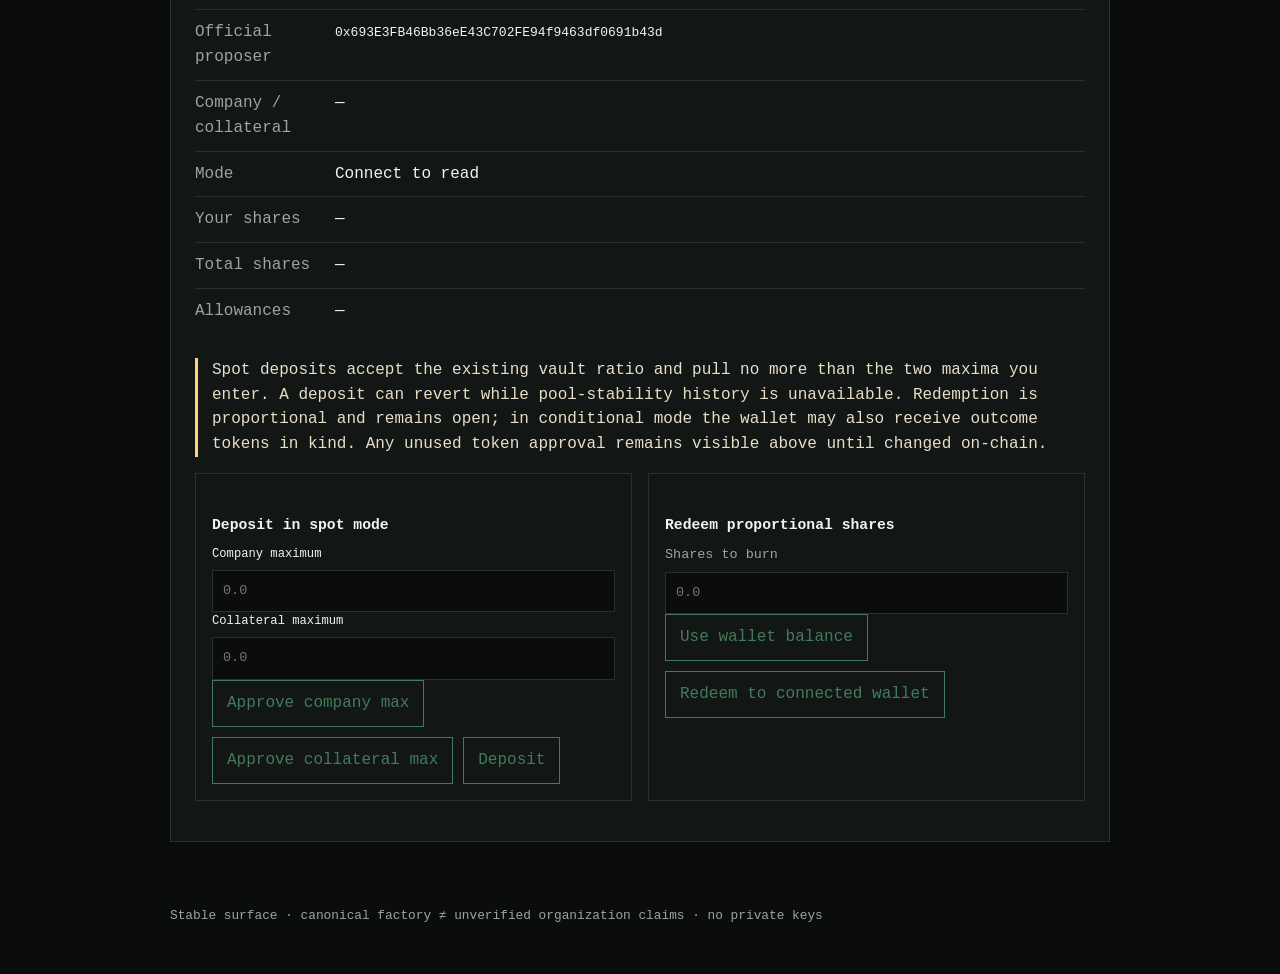
<file: flm.html>
<!doctype html>
<html lang="en">
  <head>
    <meta charset="utf-8">
    <meta name="viewport" content="width=device-width, initial-scale=1">
    <meta name="description" content="Fixed client for the canonical Gnosis FLM factory and canary vault.">
    <title>Gnosis FLM tools · FAO stable client</title>
    <link rel="stylesheet" href="/styles.css">
    <script type="module" src="/flm.js"></script>
  </head>
  <body>
    <main class="wide">
      <header class="compact-header">
        <p class="eyebrow">Out-of-band client · <a href="/">FAO stable client</a></p>
        <h1>Gnosis FLM tools</h1>
        <p class="lede">
          Create a liquidity-manager bundle through the reviewed hash-pinned factory, or use the
          limited-funds canary vault. This client remains outside FAO release authority.
        </p>
      </header>

      <section aria-labelledby="wallet-heading">
        <div class="section-heading">
          <h2 id="wallet-heading">Wallet</h2>
          <span id="wallet-badge" class="status">Not connected</span>
        </div>
        <dl>
          <div><dt>Required network</dt><dd>Gnosis Chain · 100</dd></div>
          <div><dt>Account</dt><dd id="wallet-account">—</dd></div>
          <div><dt>Wallet chain</dt><dd id="wallet-chain">—</dd></div>
        </dl>
        <div class="actions">
          <button id="connect" type="button">Connect on Gnosis</button>
          <button id="refresh" type="button" disabled>Refresh on-chain state</button>
        </div>
        <p id="wallet-message" class="message" role="status" aria-live="polite"></p>
      </section>

      <section aria-labelledby="factory-heading">
        <div class="section-heading">
          <h2 id="factory-heading">Canonical factory</h2>
          <span id="factory-badge" class="status">Checking</span>
        </div>
        <dl>
          <div><dt>Endorsement</dt><dd class="verified">Canonical reviewed factory</dd></div>
          <div><dt>Factory</dt><dd><a id="factory-link"><code id="factory-address">—</code></a></dd></div>
          <div><dt>Source</dt><dd><a id="source-link"><code id="source-commit">—</code></a></dd></div>
          <div><dt>Immutable checks</dt><dd id="factory-checks">Connect a wallet to verify</dd></div>
        </dl>
        <p class="notice">
          Factory endorsement covers this address, its immutable dependencies, and its three
          creation-code hashes. Every <code>LiquidityManagerCreated.organization</code> value is
          supplied by the caller. An event is an <strong>unverified claim</strong>, not organization
          registration or endorsement.
        </p>
        <details class="details">
          <summary>Show pinned dependencies and hashes</summary>
          <dl id="factory-details"></dl>
        </details>
      </section>

      <section aria-labelledby="create-heading">
        <h2 id="create-heading">Create a bundle</h2>
        <p>
          Anyone may call the factory. It atomically deploys one proposal source, two bound
          adapters, and one FLM share vault using creation code from commit
          <code id="form-source-commit">—</code>. The factory rejects any bytecode hash mismatch.
        </p>
        <form id="create-form">
          <fieldset>
            <legend>Identity and authority</legend>
            <div class="form-grid">
              <label>Organization claim
                <input name="organization" inputmode="text" autocomplete="off" required placeholder="0x…">
                <span>Only event metadata; the factory does not verify this claim.</span>
              </label>
              <label>Company token
                <input name="companyToken" inputmode="text" autocomplete="off" required placeholder="0x…">
                <span>Token paired with the factory-fixed sDAI collateral.</span>
              </label>
              <label>Owner
                <input name="owner" inputmode="text" autocomplete="off" required placeholder="0x…">
                <span>May replace the proposal manager, use every proposal-source power, run the delayed non-custodial emergency exit, and sweep only after all shares burn.</span>
              </label>
              <label>Proposal manager
                <input name="proposalManager" inputmode="text" autocomplete="off" required placeholder="0x…">
                <span>Can change the source's official proposer, settlement oracle, validation policy, selected proposal, and manual settlement state.</span>
              </label>
              <label>Bootstrap recipient
                <input name="bootstrapRecipient" inputmode="text" autocomplete="off" required placeholder="0x…">
                <span>Only address that can seed the vault; receives residual sweep after all shares burn.</span>
              </label>
              <label>Official proposer
                <input name="officialProposer" inputmode="text" autocomplete="off" required placeholder="0x…">
                <span>Immutable manager rule: only proposals attributed to this creator can trigger conditional migration.</span>
              </label>
            </div>
          </fieldset>

          <fieldset>
            <legend>Share token</legend>
            <div class="form-grid">
              <label>LP token name
                <input name="lpTokenName" required maxlength="80" placeholder="Example Organization FLM LP">
              </label>
              <label>LP token symbol
                <input name="lpTokenSymbol" required maxlength="24" placeholder="EX-FLM">
              </label>
            </div>
          </fieldset>

          <fieldset>
            <legend>Proposal validation</legend>
            <label class="inline">
              <input id="validation-enabled" name="validationEnabled" type="checkbox" checked>
              Enable constructor validation config
            </label>
            <p class="notice">
              Owner and proposal manager can change or disable this policy later. With validation
              disabled, those roles may select official proposals without these on-chain bounds.
            </p>
            <fieldset id="validation-fields">
              <div class="form-grid">
                <label>Expected proposal token
                  <input name="expectedProposalToken" inputmode="text" autocomplete="off" required placeholder="0x…">
                </label>
                <label>Expected collateral token
                  <input name="expectedCollateralToken" inputmode="text" autocomplete="off" required>
                </label>
                <label>Conditional Tokens Framework
                  <input name="conditionalTokens" inputmode="text" autocomplete="off" required>
                </label>
                <label>Trusted oracle
                  <input name="trustedOracle" inputmode="text" autocomplete="off" required placeholder="0x…">
                </label>
                <label>Reality.eth
                  <input name="realitio" inputmode="text" autocomplete="off" required>
                </label>
                <label>Trusted arbitrator
                  <input name="trustedArbitrator" inputmode="text" autocomplete="off" required>
                </label>
                <label>Maximum opening delay (seconds)
                  <input name="maxOpeningDelay" type="number" min="0" step="1" required>
                </label>
                <label>Minimum timeout (seconds)
                  <input name="minTimeout" type="number" min="0" step="1" required>
                </label>
                <label>Maximum timeout (seconds)
                  <input name="maxTimeout" type="number" min="0" step="1" required>
                </label>
                <label>Maximum minimum bond (wei)
                  <input name="maxMinBond" inputmode="numeric" pattern="[0-9]+" required>
                </label>
                <label class="inline full">
                  <input name="requirePools" type="checkbox" checked>
                  Require both conditional pools
                </label>
              </div>
            </fieldset>
          </fieldset>

          <button id="create-submit" type="submit" disabled>Create via canonical factory</button>
          <p id="create-status" class="message transaction" role="status" aria-live="polite"></p>
          <div id="bundle-result" class="bundle-result" hidden></div>
        </form>
      </section>

      <section aria-labelledby="canary-heading">
        <div class="section-heading">
          <h2 id="canary-heading">Existing canary vault</h2>
          <span class="status">Reviewed limited-funds canary</span>
        </div>
        <p>
          This specific deployment was checked against the reviewed manifest. Its owner, proposal
          manager, bootstrap recipient, and official proposer are all the disposable
          <code>0x693…</code> operator. That operator retains the permissions described above.
        </p>
        <dl>
          <div><dt>Manager</dt><dd><a id="canary-manager-link"><code id="canary-manager">—</code></a></dd></div>
          <div><dt>Proposal source</dt><dd><a id="canary-source-link"><code id="canary-source">—</code></a></dd></div>
          <div><dt>Owner</dt><dd><code id="canary-owner">—</code></dd></div>
          <div><dt>Proposal manager</dt><dd><code id="canary-proposal-manager">—</code></dd></div>
          <div><dt>Bootstrap recipient</dt><dd><code id="canary-bootstrap">—</code></dd></div>
          <div><dt>Official proposer</dt><dd><code id="canary-official-proposer">—</code></dd></div>
          <div><dt>Company / collateral</dt><dd id="canary-pair">—</dd></div>
          <div><dt>Mode</dt><dd id="canary-mode">Connect to read</dd></div>
          <div><dt>Your shares</dt><dd id="share-balance">—</dd></div>
          <div><dt>Total shares</dt><dd id="share-supply">—</dd></div>
          <div><dt>Allowances</dt><dd id="allowances">—</dd></div>
        </dl>
        <p class="notice">
          Spot deposits accept the existing vault ratio and pull no more than the two maxima you
          enter. A deposit can revert while pool-stability history is unavailable. Redemption is
          proportional and remains open; in conditional mode the wallet may also receive outcome
          tokens in kind. Any unused token approval remains visible above until changed on-chain.
        </p>
        <div class="vault-grid">
          <div class="vault-action">
            <h3>Deposit in spot mode</h3>
            <label><span id="company-input-label">Company maximum</span>
              <input id="company-amount" inputmode="decimal" placeholder="0.0">
            </label>
            <label><span id="collateral-input-label">Collateral maximum</span>
              <input id="collateral-amount" inputmode="decimal" placeholder="0.0">
            </label>
            <div class="actions">
              <button id="approve-company" type="button" disabled>Approve company max</button>
              <button id="approve-collateral" type="button" disabled>Approve collateral max</button>
              <button id="deposit" type="button" disabled>Deposit</button>
            </div>
          </div>
          <div class="vault-action">
            <h3>Redeem proportional shares</h3>
            <label>Shares to burn
              <input id="redeem-shares" inputmode="decimal" placeholder="0.0">
            </label>
            <div class="actions">
              <button id="use-share-balance" type="button" disabled>Use wallet balance</button>
              <button id="redeem" type="button" disabled>Redeem to connected wallet</button>
            </div>
          </div>
        </div>
        <p id="vault-status" class="message transaction" role="status" aria-live="polite"></p>
      </section>
    </main>
    <footer class="wide">Stable surface · canonical factory ≠ unverified organization claims · no private keys</footer>
  </body>
</html>
</file>
<file: styles.css>
:root {
  color-scheme: dark;
  --bg: #0b0d0c;
  --panel: #121614;
  --line: #29312d;
  --text: #f2f5f3;
  --muted: #9aa69f;
  --accent: #7cf7b2;
  font-family: ui-monospace, SFMono-Regular, Menlo, Monaco, Consolas, monospace;
}
* { box-sizing: border-box; }

body {
  margin: 0;
  background: var(--bg);
  color: var(--text);
  line-height: 1.55;
}

main, footer {
  width: min(760px, calc(100% - 32px));
  margin-inline: auto;
}

main { padding: 72px 0 32px; }
header { margin-bottom: 48px; }

h1, h2, p { margin-top: 0; }
h1 { max-width: 12ch; font-size: clamp(2.4rem, 9vw, 5.2rem); line-height: .92; letter-spacing: -.08em; }
h2 { font-size: 1rem; letter-spacing: .04em; text-transform: uppercase; }
h3 { margin: 24px 0 8px; font-size: .92rem; }
h4 { margin: 0 0 8px; font-size: .9rem; }

.eyebrow, .status { color: var(--accent); text-transform: uppercase; letter-spacing: .12em; font-size: .76rem; }
.lede, .message, footer { color: var(--muted); }

section {
  padding: 24px;
  margin-bottom: 16px;
  border: 1px solid var(--line);
  background: var(--panel);
}

.section-heading { display: flex; justify-content: space-between; gap: 16px; }
dl { margin: 24px 0; }
dl div { display: grid; grid-template-columns: 140px 1fr; padding: 10px 0; border-top: 1px solid var(--line); }
dt { color: var(--muted); }
dd { margin: 0; overflow-wrap: anywhere; }

button {
  border: 1px solid var(--accent);
  background: transparent;
  color: var(--accent);
  padding: 10px 14px;
  font: inherit;
  cursor: pointer;
}
button:hover, button:focus-visible { background: var(--accent); color: var(--bg); }
button:disabled { cursor: not-allowed; opacity: .45; }
button:disabled:hover { background: transparent; color: var(--accent); }

a { color: var(--accent); text-underline-offset: 3px; }
.contracts { padding: 0; list-style: none; }
.contracts li { display: grid; gap: 4px; padding: 12px 0; border-top: 1px solid var(--line); }
.contracts code { color: var(--muted); overflow-wrap: anywhere; }
footer { padding: 16px 0 48px; font-size: .8rem; }

.wide { width: min(940px, calc(100% - 32px)); }
.compact-header { margin-bottom: 24px; }
.compact-header h1 { max-width: none; font-size: clamp(2.2rem, 7vw, 4.2rem); }
.actions { display: flex; flex-wrap: wrap; gap: 10px; align-items: center; }
.notice { border-left: 3px solid #ffd479; padding-left: 14px; color: #e8dfc8; }
.verified { color: var(--accent); }
.unverified { color: #ffd479; }
.error { color: #ff9c9c; }
.form-grid { display: grid; grid-template-columns: repeat(2, minmax(0, 1fr)); gap: 16px; }
.form-grid .full { grid-column: 1 / -1; }
fieldset { margin: 24px 0; padding: 18px; border: 1px solid var(--line); }
legend { padding: 0 8px; color: var(--accent); }
label { display: grid; gap: 6px; color: var(--muted); font-size: .84rem; }
label span { color: var(--text); font-size: .76rem; }
label.inline { display: flex; align-items: center; gap: 10px; }
input, select {
  width: 100%;
  min-width: 0;
  border: 1px solid var(--line);
  border-radius: 0;
  background: var(--bg);
  color: var(--text);
  padding: 10px;
  font: inherit;
}
textarea {
  width: 100%;
  min-width: 0;
  resize: vertical;
  border: 1px solid var(--line);
  border-radius: 0;
  background: var(--bg);
  color: var(--text);
  padding: 10px;
  font: inherit;
}
input:focus-visible, select:focus-visible { border-color: var(--accent); outline: 1px solid var(--accent); }
textarea:focus-visible { border-color: var(--accent); outline: 1px solid var(--accent); }
input[type="checkbox"] { width: auto; }
input[readonly] { color: var(--muted); }
fieldset:disabled { opacity: .55; }
.details { font-size: .82rem; color: var(--muted); overflow-wrap: anywhere; }
.details summary { cursor: pointer; color: var(--accent); }
.bundle-result { margin-top: 18px; padding: 14px; border: 1px solid #6b5931; }
.bundle-result ul { padding-left: 18px; }
.vault-grid { display: grid; grid-template-columns: 1fr 1fr; gap: 16px; }
.vault-action { padding: 16px; border: 1px solid var(--line); }
.transaction { overflow-wrap: anywhere; }

.page-nav { display: flex; flex-wrap: wrap; gap: 8px 18px; margin-top: 24px; }
.page-nav a { font-size: .8rem; }
.filter-toggle { margin: 18px 0; }
.stage-list { display: grid; gap: 12px; padding: 0; list-style: none; }
.stage-card {
  display: grid;
  grid-template-columns: minmax(0, 1fr) auto;
  gap: 20px;
  align-items: center;
  padding: 18px;
  border: 1px solid var(--line);
}
.stage-card p { margin-bottom: 8px; }
.stage-number { color: var(--accent); font-size: .72rem; letter-spacing: .1em; text-transform: uppercase; }
.empty-state { padding: 16px; border: 1px dashed var(--line); color: var(--muted); }
.instance-list { display: grid; gap: 12px; padding: 0; list-style: none; }
.instance-list li { padding: 18px; border: 1px solid var(--line); overflow-wrap: anywhere; }
.instance-list h3 { margin-top: 0; }
.dashboard-grid, .action-grid {
  display: grid;
  grid-template-columns: repeat(2, minmax(0, 1fr));
  gap: 12px;
  margin: 18px 0;
}
.metric-card, .action-card, .ragequit-card { padding: 18px; border: 1px solid var(--line); }
.metric-card h3, .action-card h3, .ragequit-card h3 { margin-top: 0; }
.action-card { display: grid; align-content: start; gap: 14px; }
.action-card p { margin-bottom: 0; }
.ragequit-card { margin-top: 12px; }
.exact-assets { margin-top: 18px; padding: 16px; border: 1px solid var(--accent); }
.exact-assets ol { padding-left: 28px; overflow-wrap: anywhere; }
.exact-assets code { display: block; overflow-wrap: anywhere; }

@media (max-width: 520px) {
  main { padding-top: 40px; }
  section { padding: 18px; }
  dl div { grid-template-columns: 1fr; gap: 3px; }
  .form-grid, .vault-grid { grid-template-columns: 1fr; }
  .dashboard-grid, .action-grid { grid-template-columns: 1fr; }
  .stage-card { grid-template-columns: 1fr; }
  .stage-card button { width: 100%; }
  .form-grid .full { grid-column: auto; }
}
</file>
